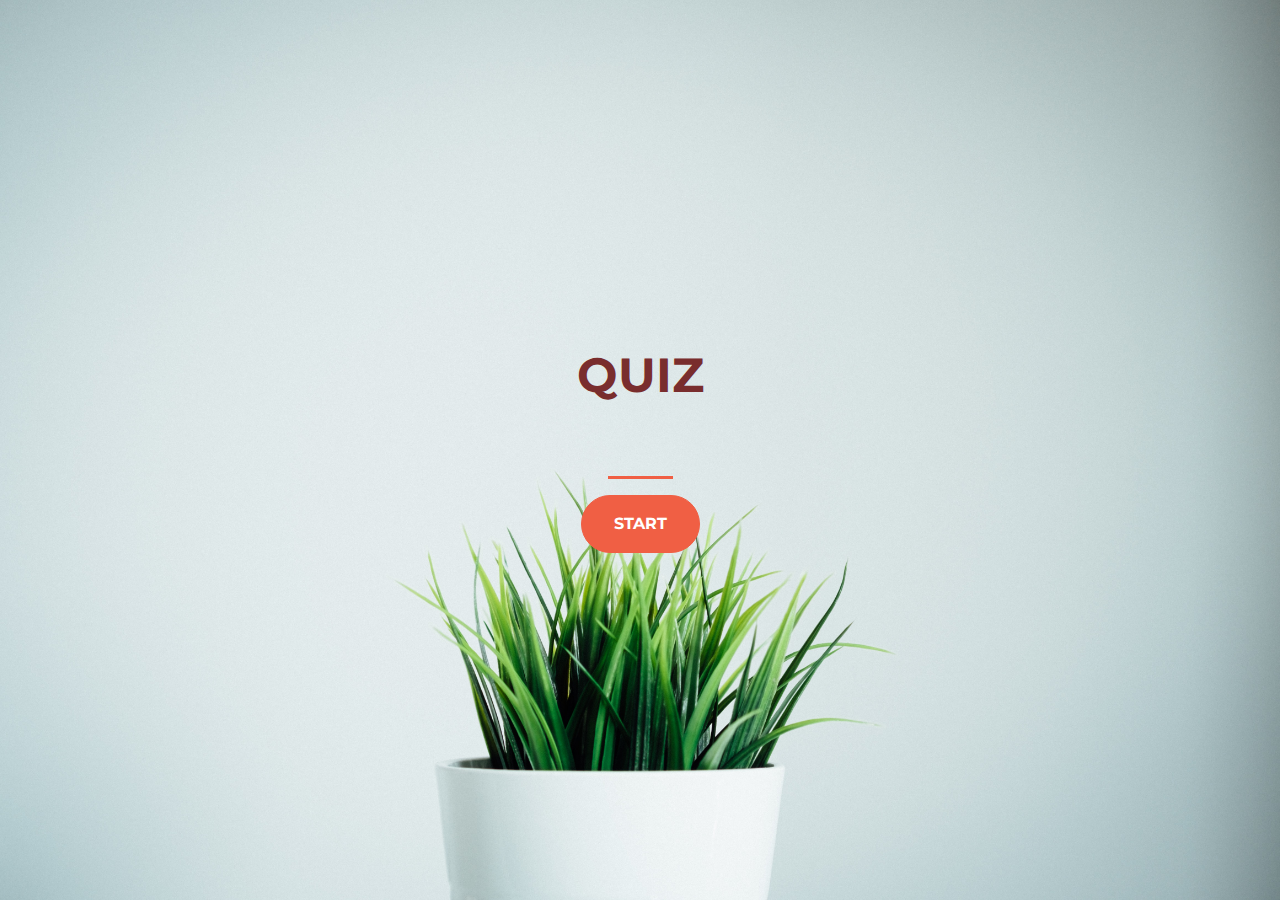
<file: index.html>
<!DOCTYPE html>
<html>
  <head>
    <title>Exam</title> 
    <!-- Required meta tags -->
    <meta charset="utf-8">
    <meta name="viewport" content="width=device-width, initial-scale=1, shrink-to-fit=no">

    <!-- Google Fonts -->
    <link href="https://fonts.googleapis.com/css?family=Montserrat" rel="stylesheet">

    <!-- Bootstrap CSS from a CDN. This way you don't have to include the bootstrap file yourself -->
    <link rel="stylesheet" href="https://stackpath.bootstrapcdn.com/bootstrap/4.3.1/css/bootstrap.min.css" integrity="sha384-ggOyR0iXCbMQv3Xipma34MD+dH/1fQ784/j6cY/iJTQUOhcWr7x9JvoRxT2MZw1T" crossorigin="anonymous">
    
    <!-- Your own stylesheet -->
    <link rel="stylesheet" type="text/css" href="style.css">
  </head>
  <body>
    <div class="container"> 
      <div class="row"> 
        <header class="text-center col-12">  
      <h1 class="text-uppercase"><strong>Quiz</strong></h1> 
        </header> 
        <div class="buffer col-12"></div>
          <section class="text-center col-12">
      <hr>
      <a href="./game.html">  
          <button class="btn btn-primary btn-exlar">Start</button> 
      </a> 
          </section>
    </div>
  </div>
  </body>
</html>
</file>
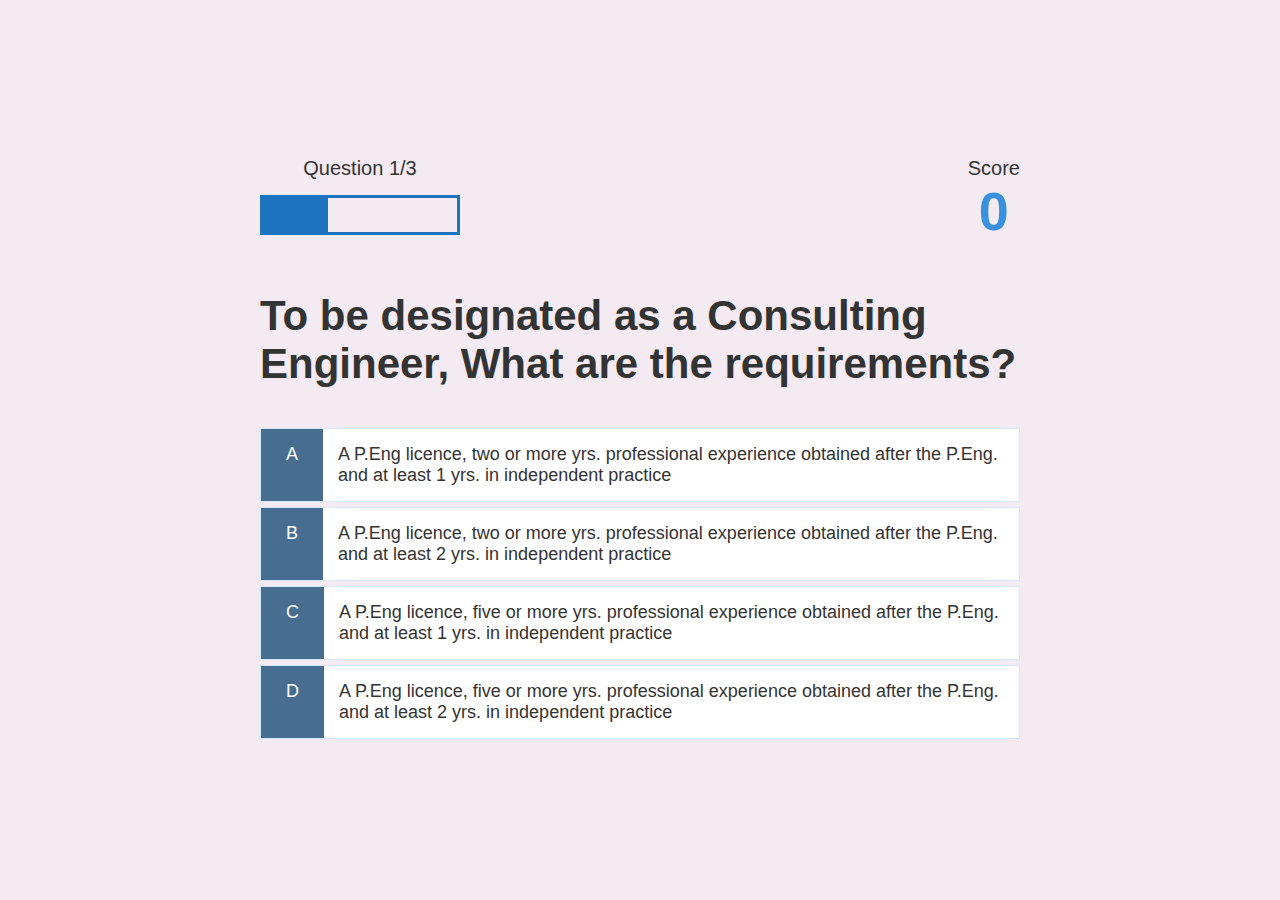
<file: game.html>
<!DOCTYPE html>
<html lang="en"> 
<head>
	<meta charset="UTF-8">
	<meta name="viewport" content="width=device-width, initial-scale=1.0">
	<title>Quiz-Start</title>
	<!-- Your own stylesheet --> 
    <link rel="stylesheet" type="text/css" href="game.css">   
</head>
<body> 
	 <div class="container">
      <div id="game" class="justify-center flex-column">
        <div id="hud">
          <div id="hud-item">
            <p id="progressText" class="hud-prefix">
              Question
            </p>
            <div id="progressBar">
              <div id="progressBarFull"></div>
            </div>
          </div>
          <div id="hud-item">
            <p class="hud-prefix">
              Score
            </p>
            <h1 class="hud-main-text" id="score">
              0
            </h1>
          </div>   
        </div>
        <h2 id="question">What is the answer to this questions?</h2>
        <div class="choice-container">
          <p class="choice-prefix">A</p>
          <p class="choice-text" data-number="1">Choice 1</p>
        </div>
        <div class="choice-container">
          <p class="choice-prefix">B</p>
          <p class="choice-text" data-number="2">Choice 2</p>
        </div>
        <div class="choice-container">
          <p class="choice-prefix">C</p>
          <p class="choice-text" data-number="3">Choice 3</p>
        </div>
        <div class="choice-container">
          <p class="choice-prefix">D</p>
          <p class="choice-text" data-number="4">Choice 4</p>
        </div>
      </div>
    </div>
    <script src="game.js"></script> 
</body>
</html>
</file>
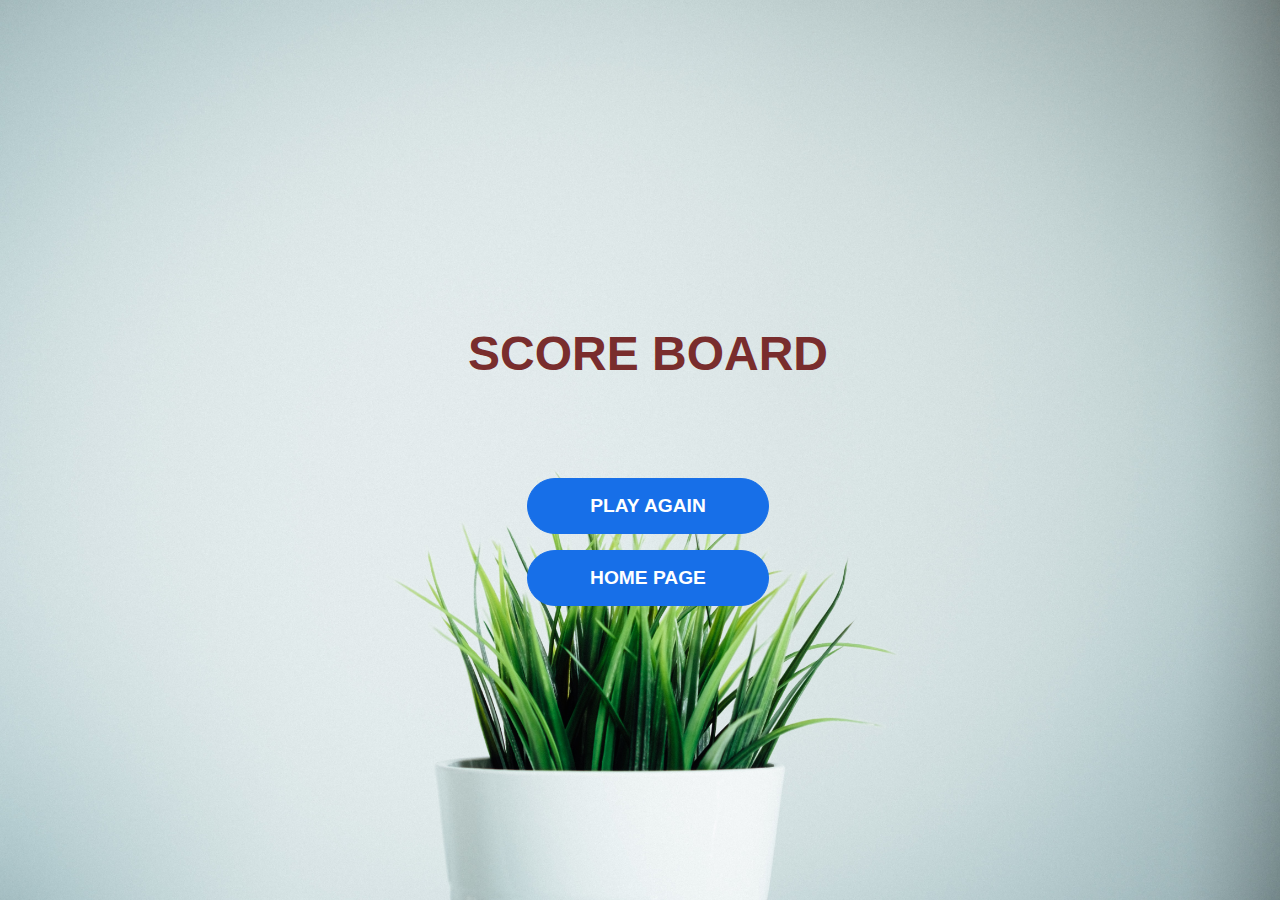
<file: last.html>
<!DOCTYPE html>  
<html lang="en">           
<head> 
	<meta charset="UTF-8">
	<meta name="viewport" content="width=device-width, initial-scale=1.0">
	<title>Congratulation</title> 
	<link rel="stylesheet" href="style.css" />
</head>
<body>
	<div class="container">
      <div id="end" class="flex-center flex-column">  
        <header class="text-center col-12">   
      <h1 class="text-uppercase"><strong>SCORE BOARD</strong></h1> 
        </header>  
        <h1 id="endScore"></h1>   
        <a class="btns" href="./game.html">Play Again</a>
        <a class="btns" href="./index.html">Home Page</a>  
      </div>
    </div>
    <script src="last.js"></script>
</body>
</html>
</file>
<file: style.css>
body,
html {
  width: 100%;
  height: 100%; 
  font-family: 'Montserrat', sans-serif; 
  background: url(header.jpg) no-repeat center center fixed; 
  -webkit-background-size: cover;
  -moz-background-size: cover;
  -o-background-size: cover;
  background-size: cover;
} 
 
h1 { 
	font-size: 3rem; 
	color: #792d2d; 
} 

hr {
	border-color: #F05F44; 
	border-width: 3px; 
	max-width: 65px;
}

.buffer {
   height: 3rem;
}

.btn {
	font-weight: 700; 
	border-radius: 300px; 
	text-transform: uppercase;
} 

.btn-primary{ 
	background-color: #F05F44; 
	border-color: #F05F44; 
} 

.btn-primary:hover {
	background-color: #ee4b08; 
	border-color: #ee4b08; 
	border-width: 4px;
}

.btn-exlar {
	padding: 1rem 2rem;
} 

.container {
  width: 100vw;
  height: 100vh;
  display: flex;
  justify-content: center;
  align-items: center;
  max-width: 80rem;
  margin: 0 auto; 
} 

.container > * {
  width: 100%;
} 

.flex-column {
  display: flex;
  flex-direction: column;
}

.flex-center {
  justify-content: center;
  align-items: center;
}

.justify-center {
  justify-content: center;
}

.text-center {
  text-align: center;
}

.hidden {
  display: none;
}  

/* BUTTONS FOR LAST PAGE */
.btns {
  font-size: 1.2rem;
  padding: 1rem 0;
  width: 15rem;
  text-align: center;
  border: 0.1rem solid #176fe8;   
  margin-bottom: 1rem;
  text-decoration: none;
  color: white; 
  background-color: #176fe8; 

  font-weight: 700; 
  border-radius: 300px; 
  text-transform: uppercase; 
}

.btns:hover {
  cursor: pointer;
  box-shadow: 0 0.4rem 1.4rem 0 rgba(86, 185, 235, 0.5);
  transform: translateY(-0.1rem);
  transition: transform 150ms;
} 

.btns[disabled]:hover {
  cursor: not-allowed;
  box-shadow: none;
  transform: none;
}
</file>
<file: game.css>
:root {
  background-color: #f3eaf2; 
  font-size: 62.5%;
}

* {
  box-sizing: border-box;
  font-family: Arial, Helvetica, sans-serif;
  margin: 0;
  padding: 0;
  color: #333;
}

h1,
h2,
h3,
h4 {
  margin-bottom: 1rem;
}

h1 {
  font-size: 5.4rem;
  color: #3991de; 
  margin-bottom: 5rem;
}

h1 > span {
  font-size: 2.4rem;
  font-weight: 500;
}

h2 {
  font-size: 4.2rem;
  margin-bottom: 4rem;
  font-weight: 700;
}

h3 {
  font-size: 2.8rem;
  font-weight: 500;
}

/* UTILITIES */

.container {
  width: 100vw;
  height: 100vh;
  display: flex;
  justify-content: center;
  align-items: center;
  max-width: 80rem;
  margin: 0 auto; 
  padding: 2rem; 
}

.container > * {
  width: 100%;
} 

.flex-column {
  display: flex;
  flex-direction: column;
}

.flex-center {
  justify-content: center;
  align-items: center;
}

.justify-center {
  justify-content: center;
}

.text-center {
  text-align: center;
}

.hidden {
  display: none;
} 

/* BUTTONS */
.btn {
  font-size: 1.8rem;
  padding: 1rem 0;
  width: 20rem;
  text-align: center;
  border: 0.1rem solid #56a5eb;
  margin-bottom: 1rem;
  text-decoration: none;
  color: #56a5eb;
  background-color: white;
} 

.btn:hover {
  cursor: pointer;
  box-shadow: 0 0.4rem 1.4rem 0 rgba(86, 185, 235, 0.5);
  transform: translateY(-0.1rem);
  transition: transform 150ms;
} 

.btn[disabled]:hover {
  cursor: not-allowed;
  box-shadow: none;
  transform: none;
} 
.choice-container {
  display: flex;
  margin-bottom: 0.5rem;
  width: 100%;
  font-size: 1.8rem;
  border: 0.1rem solid rgb(86, 165, 235, 0.25);
  background-color: white;
} 

.choice-container:hover {
  cursor: pointer;
  box-shadow: 0 0.4rem 1.4rem 0 rgba(86, 185, 235, 0.5);
  transform: translateY(-0.1rem);
  transition: transform 150ms;
}

.choice-prefix {
  padding: 1.5rem 2.5rem;
  background-color: #476e90;
  color: white;
}

.choice-text {
  padding: 1.5rem;  
  width: 100%; 
}  

.correct {
  background-color: #28a745;
}

.incorrect {
  background-color: #dc3545;
}  

/* HUD */

#hud {
  display: flex;
  justify-content: space-between;
}

.hud-prefix {
  text-align: center;
  font-size: 2rem;
}

.hud-main-text {
  text-align: center;
}    

#progressBar {
  width: 20rem;
  height: 4rem;
  border: 0.3rem solid #1c73bf;
  /*#56a5eb;*/
  margin-top: 1.5rem;
}

#progressBarFull {
  height: 3.4rem;
  background-color: #1c73bf; 
  width: 0%;
}
</file>
